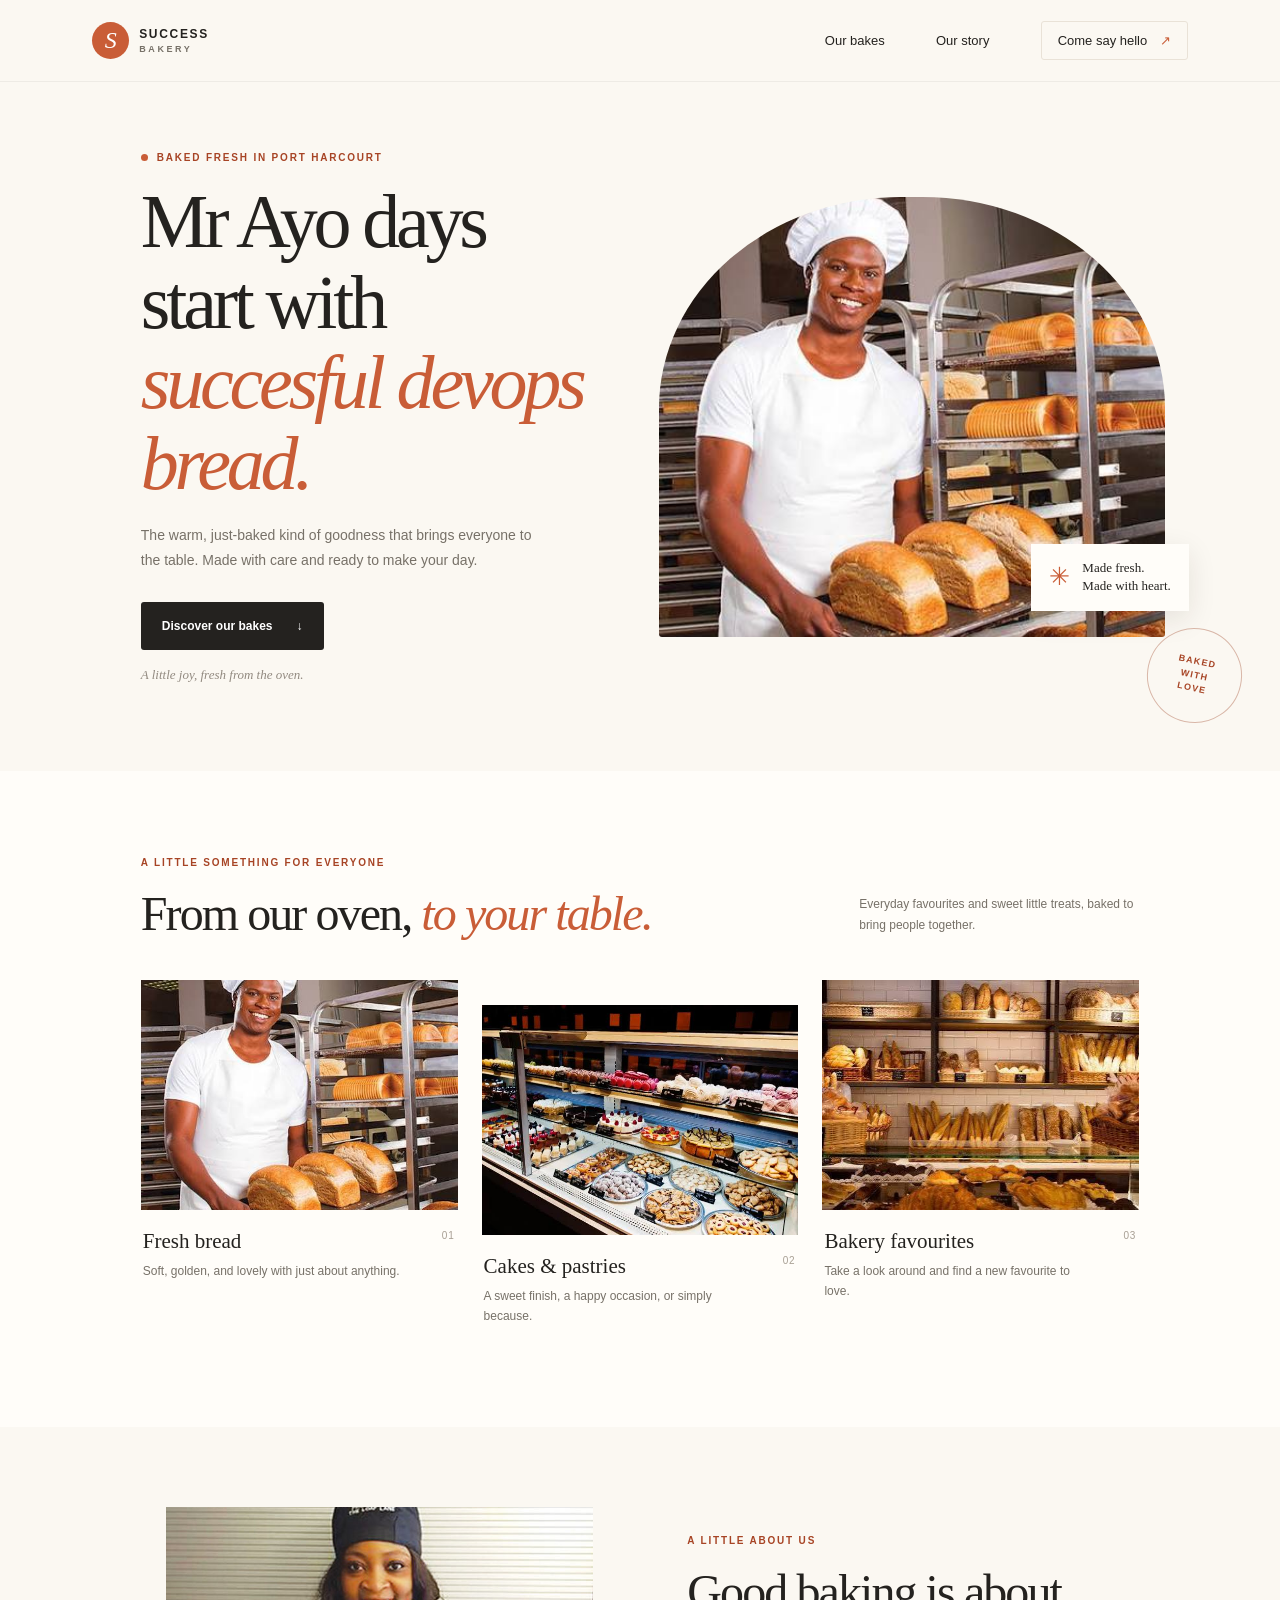
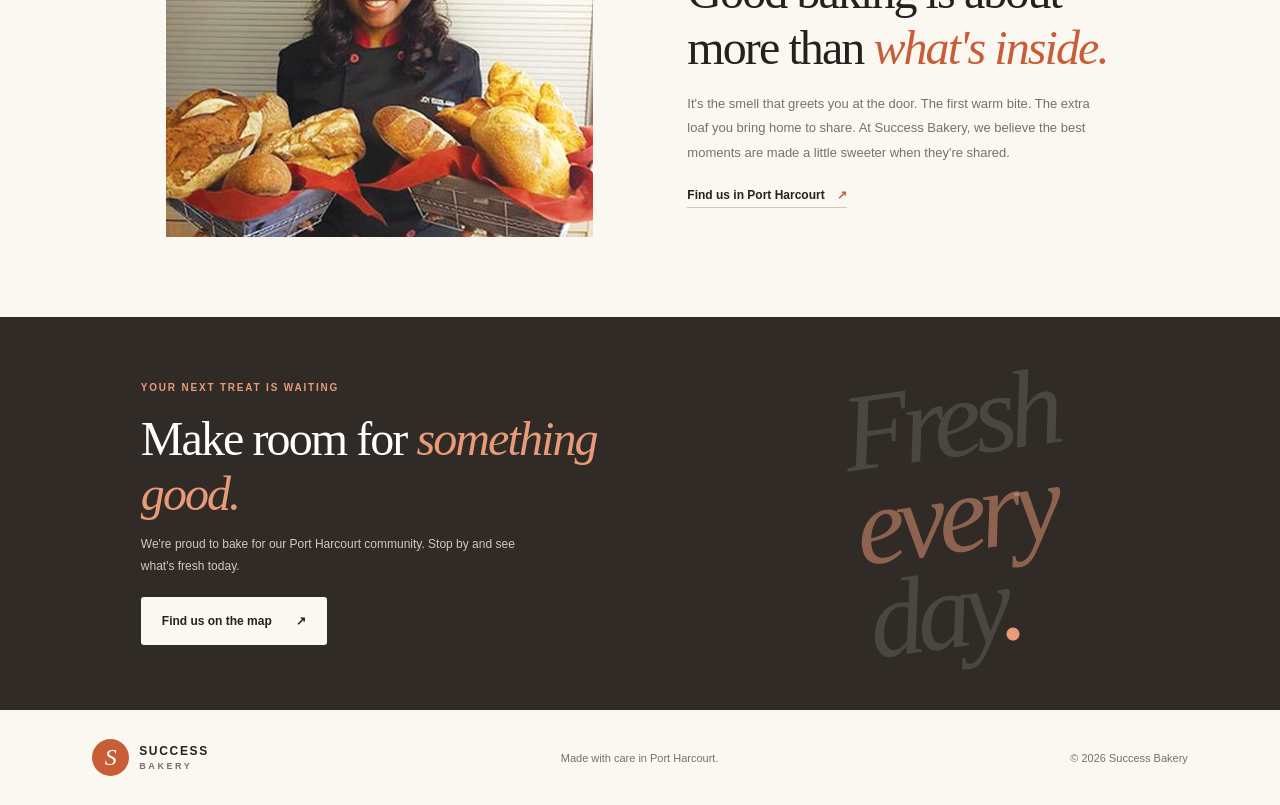
<file: index.html>
<!doctype html>
<html lang="en">
  <head>
    <meta charset="utf-8">
    <meta name="viewport" content="width=device-width, initial-scale=1">
    <meta name="theme-color" content="#fbf8f2">
    <meta name="description" content="Freshly baked bread, cakes and pastries from Success Bakery in Port Harcourt.">
    <title>Success Bakery | Fresh from our oven</title>
    <link rel="stylesheet" href="index.css">
    <script src="index.js" defer></script>
  </head>
  <body>
    <header class="site-header">
      <a class="brand" href="#home" aria-label="Success Bakery home">
        <span class="brand-mark" aria-hidden="true">S</span>
        <span class="brand-name">SUCCESS <span>BAKERY</span></span>
      </a>

      <button class="menu-toggle" type="button" aria-expanded="false" aria-controls="site-nav">
        <span class="menu-toggle-label">Menu</span>
        <span class="menu-toggle-icon" aria-hidden="true"></span>
      </button>

      <nav class="site-nav" id="site-nav" aria-label="Main navigation">
        <a href="#our-bakes">Our bakes</a>
        <a href="#our-story">Our story</a>
        <a class="nav-cta" href="#visit">Come say hello <span aria-hidden="true">↗</span></a>
      </nav>
    </header>

    <main>
      <section class="hero" id="home">
        <div class="hero-copy">
          <p class="eyebrow"><span aria-hidden="true"></span> Baked fresh in Port Harcourt</p>
          <h1>Mr Ayo days start with <span>succesful devops bread.</span></h1>
          <p class="hero-intro">The warm, just-baked kind of goodness that brings everyone to the table. Made with care and ready to make your day.</p>
          <a class="button button-dark" href="#our-bakes">Discover our bakes <span aria-hidden="true">↓</span></a>
          <p class="hero-note">A little joy, fresh from the oven.</p>
        </div>
        <div class="hero-image-wrap">
          <img class="hero-image" src="bakery-image-1.jpg" alt="Baker holding freshly baked loaves in the bakery">
          <div class="image-note"><span class="image-note-icon" aria-hidden="true">✳</span><span>Made fresh.<br>Made with heart.</span></div>
        </div>
        <div class="hero-stamp" aria-hidden="true">BAKED<br>WITH<br>LOVE</div>
      </section>

      <section class="bakes section-wrap" id="our-bakes">
        <div class="section-heading">
          <div>
            <p class="eyebrow">A little something for everyone</p>
            <h2>From our oven, <span>to your table.</span></h2>
          </div>
          <p>Everyday favourites and sweet little treats, baked to bring people together.</p>
        </div>

        <div class="bake-grid">
          <article class="bake-card">
            <div class="bake-image"><img src="bakery-image-1.jpg" alt="Golden loaves of freshly baked bread" loading="lazy"></div>
            <div class="bake-card-copy"><span class="card-number">01</span><h3>Fresh bread</h3><p>Soft, golden, and lovely with just about anything.</p></div>
          </article>
          <article class="bake-card bake-card-raised">
            <div class="bake-image"><img src="bakery-image-4.jpg" alt="Colourful cakes and pastries in a bakery display" loading="lazy"></div>
            <div class="bake-card-copy"><span class="card-number">02</span><h3>Cakes &amp; pastries</h3><p>A sweet finish, a happy occasion, or simply because.</p></div>
          </article>
          <article class="bake-card">
            <div class="bake-image"><img src="bakery-image-3.jpg" alt="A bakery counter filled with fresh baked goods" loading="lazy"></div>
            <div class="bake-card-copy"><span class="card-number">03</span><h3>Bakery favourites</h3><p>Take a look around and find a new favourite to love.</p></div>
          </article>
        </div>
      </section>

      <section class="story" id="our-story">
        <div class="story-image"><img src="bakery-image-2.jpg" alt="Baker proudly sharing a selection of fresh bread" loading="lazy"></div>
        <div class="story-copy">
          <p class="eyebrow">A little about us</p>
          <h2>Good baking is about more than <span>what's inside.</span></h2>
          <p>It's the smell that greets you at the door. The first warm bite. The extra loaf you bring home to share. At Success Bakery, we believe the best moments are made a little sweeter when they're shared.</p>
          <a class="text-link" href="#visit">Find us in Port Harcourt <span aria-hidden="true">↗</span></a>
        </div>
      </section>

      <section class="visit section-wrap" id="visit">
        <div class="visit-copy">
          <p class="eyebrow">Your next treat is waiting</p>
          <h2>Make room for <span>something good.</span></h2>
          <p>We're proud to bake for our Port Harcourt community. Stop by and see what's fresh today.</p>
          <a class="button button-light" href="https://www.google.com/maps/search/?api=1&amp;query=Success+Bakery+Port+Harcourt" target="_blank" rel="noopener noreferrer">Find us on the map <span aria-hidden="true">↗</span></a>
        </div>
        <div class="visit-decoration" aria-hidden="true">Fresh<br><span>every</span><br>day<span class="decoration-dot">.</span></div>
      </section>
    </main>

    <footer class="site-footer">
      <a class="brand footer-brand" href="#home" aria-label="Success Bakery home">
        <span class="brand-mark" aria-hidden="true">S</span>
        <span class="brand-name">SUCCESS <span>BAKERY</span></span>
      </a>
      <p>Made with care in Port Harcourt.</p>
      <p class="copyright">&copy; <span id="current-year">2026</span> Success Bakery</p>
    </footer>
  </body>
</html>
</file>
<file: index.css>
:root {
  color-scheme: light;
  --cream: #fbf8f2;
  --paper: #fffdf9;
  --ink: #24221f;
  --muted: #777168;
  --orange: #c95d37;
  --orange-dark: #a74425;
  --line: #e9e2d7;
  --serif: Georgia, "Times New Roman", serif;
  --sans: Arial, Helvetica, sans-serif;
}

* {
  box-sizing: border-box;
}

html {
  scroll-behavior: smooth;
}

body {
  margin: 0;
  background: var(--cream);
  color: var(--ink);
  font-family: var(--sans);
  -webkit-font-smoothing: antialiased;
}

a {
  color: inherit;
  text-decoration: none;
}

img {
  display: block;
  width: 100%;
}

.site-header,
.site-footer {
  display: flex;
  align-items: center;
  justify-content: space-between;
  padding: 20px 7.2%;
}

.site-header {
  position: relative;
  z-index: 2;
  min-height: 82px;
  border-bottom: 1px solid rgba(36, 34, 31, 0.06);
}

.brand {
  display: inline-flex;
  align-items: center;
  gap: 10px;
}

.brand-mark {
  display: grid;
  width: 37px;
  height: 37px;
  place-items: center;
  border-radius: 50%;
  background: var(--orange);
  color: white;
  font-family: var(--serif);
  font-size: 24px;
  font-style: italic;
}

.brand-name {
  font-size: 12px;
  font-weight: 700;
  letter-spacing: 0.14em;
}

.brand-name span {
  display: block;
  margin-top: 3px;
  color: var(--muted);
  font-size: 9px;
  letter-spacing: 0.29em;
}

.site-nav {
  display: flex;
  align-items: center;
  gap: clamp(24px, 4vw, 56px);
  font-size: 13px;
  font-weight: 500;
}

.site-nav > a:not(.nav-cta):hover,
.text-link:hover {
  color: var(--orange-dark);
}

.nav-cta {
  padding: 11px 16px;
  border: 1px solid var(--line);
  border-radius: 3px;
}

.nav-cta span,
.text-link span {
  margin-left: 9px;
  color: var(--orange);
}

.menu-toggle {
  display: none;
}

.hero {
  position: relative;
  display: grid;
  min-height: 600px;
  grid-template-columns: 0.95fr 1.05fr;
  align-items: center;
  gap: 6%;
  overflow: hidden;
  padding: 70px 9% 88px 11%;
}

.hero-copy {
  position: relative;
  z-index: 1;
  max-width: 500px;
}

.eyebrow {
  margin: 0 0 18px;
  color: var(--orange-dark);
  font-size: 10px;
  font-weight: 700;
  letter-spacing: 0.18em;
  text-transform: uppercase;
}

.hero .eyebrow {
  display: flex;
  align-items: center;
  gap: 9px;
}

.hero .eyebrow span {
  width: 7px;
  height: 7px;
  border-radius: 50%;
  background: var(--orange);
}

h1,
h2,
h3,
p {
  margin-top: 0;
}

h1,
h2 {
  font-family: var(--serif);
  font-weight: 500;
}

h1 {
  max-width: 520px;
  margin-bottom: 20px;
  font-size: clamp(48px, 6vw, 76px);
  letter-spacing: -0.055em;
  line-height: 1.06;
}

h1 span,
h2 span {
  color: var(--orange);
  font-style: italic;
}

.hero-intro {
  max-width: 400px;
  margin-bottom: 28px;
  color: var(--muted);
  font-size: 14px;
  line-height: 1.8;
}

.button {
  display: inline-flex;
  min-height: 48px;
  align-items: center;
  justify-content: center;
  gap: 24px;
  padding: 0 20px;
  border: 1px solid transparent;
  border-radius: 3px;
  font-size: 12px;
  font-weight: 600;
  transition: background-color 160ms ease, transform 160ms ease;
}

.button:hover {
  transform: translateY(-2px);
}

.button-dark {
  background: var(--ink);
  color: white;
}

.button-dark:hover {
  background: #403b34;
}

.hero-note {
  margin: 17px 0 0;
  color: #928a80;
  font-family: var(--serif);
  font-size: 13px;
  font-style: italic;
}

.hero-image-wrap {
  position: relative;
  height: min(440px, 48vw);
  min-height: 330px;
}

.hero-image {
  height: 100%;
  object-fit: cover;
  object-position: center 42%;
  border-radius: 48% 48% 3px 3px;
}

.image-note {
  position: absolute;
  right: -24px;
  bottom: 26px;
  display: flex;
  align-items: center;
  gap: 12px;
  padding: 15px 18px;
  background: var(--paper);
  box-shadow: 0 8px 28px rgba(40, 31, 23, 0.1);
  font-family: var(--serif);
  font-size: 13px;
  line-height: 1.45;
}

.image-note-icon {
  color: var(--orange);
  font-size: 25px;
}

.hero-stamp {
  position: absolute;
  right: 3%;
  bottom: 48px;
  display: grid;
  width: 95px;
  height: 95px;
  place-content: center;
  border: 1px solid #d9b7a8;
  border-radius: 50%;
  color: var(--orange-dark);
  font-size: 9px;
  font-weight: 700;
  letter-spacing: 0.14em;
  line-height: 1.5;
  text-align: center;
  transform: rotate(12deg);
}

.section-wrap {
  padding-right: 11%;
  padding-left: 11%;
}

.bakes {
  padding-top: 86px;
  padding-bottom: 100px;
  background: var(--paper);
}

.section-heading {
  display: flex;
  align-items: end;
  justify-content: space-between;
  gap: 30px;
  margin-bottom: 39px;
}

.section-heading h2,
.story h2,
.visit h2 {
  margin-bottom: 0;
  font-size: clamp(34px, 4vw, 48px);
  letter-spacing: -0.04em;
  line-height: 1.15;
}

.section-heading > p {
  max-width: 280px;
  margin-bottom: 4px;
  color: var(--muted);
  font-size: 12px;
  line-height: 1.8;
}

.bake-grid {
  display: grid;
  grid-template-columns: repeat(3, minmax(0, 1fr));
  gap: 24px;
}

.bake-card-raised {
  margin-top: 25px;
}

.bake-image {
  height: 230px;
  overflow: hidden;
  background: #eee5d9;
}

.bake-image img {
  height: 100%;
  object-fit: cover;
  transition: transform 280ms ease;
}

.bake-card:hover .bake-image img {
  transform: scale(1.04);
}

.bake-card:first-child .bake-image img {
  object-position: center 63%;
}

.bake-card-copy {
  position: relative;
  padding: 19px 2px 0;
}

.card-number {
  position: absolute;
  top: 20px;
  right: 3px;
  color: #a89f94;
  font-size: 10px;
  letter-spacing: 0.08em;
}

.bake-card h3 {
  margin-bottom: 7px;
  font-family: var(--serif);
  font-size: 21px;
  font-weight: 500;
}

.bake-card p {
  max-width: 270px;
  margin-bottom: 0;
  color: var(--muted);
  font-size: 12px;
  line-height: 1.7;
}

.story {
  display: grid;
  min-height: 490px;
  grid-template-columns: 1fr 1fr;
  align-items: center;
  gap: 10%;
  padding: 80px 13%;
}

.story-image {
  height: 330px;
  overflow: hidden;
  background: #eadfd1;
}

.story-image img {
  height: 100%;
  object-fit: cover;
  object-position: center 37%;
}

.story-copy {
  max-width: 440px;
}

.story h2 {
  margin-bottom: 17px;
}

.story-copy > p:not(.eyebrow) {
  margin-bottom: 19px;
  color: var(--muted);
  font-size: 13px;
  line-height: 1.9;
}

.text-link {
  display: inline-block;
  padding-bottom: 5px;
  border-bottom: 1px solid #d5c9bb;
  font-size: 12px;
  font-weight: 600;
}

.visit {
  position: relative;
  display: flex;
  min-height: 310px;
  align-items: center;
  justify-content: space-between;
  overflow: hidden;
  padding-top: 55px;
  padding-bottom: 55px;
  background: #302b26;
  color: white;
}

.visit-copy {
  position: relative;
  z-index: 1;
  max-width: 480px;
}

.visit .eyebrow {
  color: #e99a78;
}

.visit h2 {
  margin-bottom: 13px;
}

.visit h2 span {
  color: #e99a78;
}

.visit-copy > p:not(.eyebrow) {
  max-width: 390px;
  margin-bottom: 20px;
  color: #d0c9c0;
  font-size: 12px;
  line-height: 1.8;
}

.button-light {
  background: var(--cream);
  color: var(--ink);
}

.button-light:hover {
  background: #f0e5d8;
}

.visit-decoration {
  margin-right: 7%;
  color: rgba(255, 255, 255, 0.13);
  font-family: var(--serif);
  font-size: clamp(55px, 9vw, 110px);
  font-style: italic;
  letter-spacing: -0.07em;
  line-height: 0.86;
  transform: rotate(-8deg);
}

.visit-decoration span {
  color: rgba(233, 154, 120, 0.5);
}

.visit-decoration .decoration-dot {
  color: #e99a78;
}

.site-footer {
  min-height: 95px;
  gap: 20px;
  padding-top: 19px;
  padding-bottom: 19px;
}

.error-page {
  display: flex;
  min-height: 100vh;
  flex-direction: column;
  align-items: flex-start;
  justify-content: center;
  padding: 60px max(8%, calc((100vw - 960px) / 2));
}

.error-page .brand {
  margin-bottom: 100px;
}

.error-page h1 {
  max-width: 650px;
  margin-bottom: 16px;
}

.error-message {
  max-width: 430px;
  margin-bottom: 25px;
  color: var(--muted);
  font-size: 14px;
  line-height: 1.8;
}

.site-footer > p {
  margin: 0;
  color: var(--muted);
  font-size: 11px;
}

.copyright {
  text-align: right;
}

:focus-visible {
  outline: 3px solid #df8a66;
  outline-offset: 4px;
}

@media (max-width: 760px) {
  .site-header {
    min-height: 72px;
    padding: 14px 6%;
  }

  .menu-toggle {
    display: inline-flex;
    align-items: center;
    gap: 10px;
    padding: 9px 0 9px 12px;
    border: 0;
    background: transparent;
    color: var(--ink);
    font: 600 12px var(--sans);
    cursor: pointer;
  }

  .menu-toggle-icon,
  .menu-toggle-icon::before,
  .menu-toggle-icon::after {
    display: block;
    width: 18px;
    height: 1px;
    background: currentColor;
  }

  .menu-toggle-icon {
    position: relative;
  }

  .menu-toggle-icon::before,
  .menu-toggle-icon::after {
    position: absolute;
    left: 0;
    content: "";
  }

  .menu-toggle-icon::before {
    top: -6px;
  }

  .menu-toggle-icon::after {
    top: 6px;
  }

  .site-nav {
    position: absolute;
    top: 100%;
    right: 0;
    left: 0;
    display: none;
    align-items: stretch;
    gap: 0;
    padding: 8px 6% 18px;
    border-bottom: 1px solid var(--line);
    background: var(--cream);
  }

  .site-nav.is-open {
    display: flex;
    flex-direction: column;
  }

  .site-nav > a {
    padding: 13px 0;
  }

  .site-nav .nav-cta {
    align-self: flex-start;
    margin-top: 6px;
    padding: 11px 14px;
  }

  .hero {
    min-height: auto;
    grid-template-columns: 1fr;
    gap: 38px;
    padding: 57px 7% 76px;
  }

  .hero-copy {
    max-width: 600px;
  }

  h1 {
    max-width: 480px;
    font-size: clamp(48px, 12vw, 68px);
  }

  .hero-image-wrap {
    width: 86%;
    height: min(390px, 82vw);
    min-height: 280px;
    margin-left: auto;
  }

  .hero-stamp {
    right: auto;
    bottom: 30px;
    left: 5%;
    width: 78px;
    height: 78px;
    font-size: 8px;
  }

  .section-wrap {
    padding-right: 7%;
    padding-left: 7%;
  }

  .bakes {
    padding-top: 64px;
    padding-bottom: 70px;
  }

  .section-heading {
    display: block;
    margin-bottom: 30px;
  }

  .section-heading > p {
    margin-top: 13px;
  }

  .bake-grid {
    grid-template-columns: repeat(2, minmax(0, 1fr));
    gap: 28px 18px;
  }

  .bake-card-raised {
    margin-top: 0;
  }

  .bake-card:last-child {
    grid-column: 1 / -1;
  }

  .bake-card:last-child .bake-image {
    height: 250px;
  }

  .story {
    grid-template-columns: 1fr;
    gap: 29px;
    padding: 65px 8%;
  }

  .story-image {
    height: min(340px, 75vw);
  }

  .visit {
    min-height: 335px;
  }

  .visit-decoration {
    position: absolute;
    right: -5%;
    bottom: 15px;
    margin: 0;
    font-size: 75px;
  }

  .site-footer {
    flex-wrap: wrap;
    padding-right: 6%;
    padding-left: 6%;
  }
}

@media (max-width: 480px) {
  .error-page {
    padding: 40px 7%;
  }

  .error-page .brand {
    margin-bottom: 75px;
  }

  .hero {
    padding-top: 45px;
  }

  .hero-image-wrap {
    width: 90%;
    min-height: 260px;
  }

  .image-note {
    right: -12px;
    bottom: 15px;
    padding: 11px 13px;
    font-size: 11px;
  }

  .section-heading h2,
  .story h2,
  .visit h2 {
    font-size: 36px;
  }

  .bake-grid {
    grid-template-columns: 1fr;
    gap: 26px;
  }

  .bake-card:last-child {
    grid-column: auto;
  }

  .bake-image,
  .bake-card:last-child .bake-image {
    height: 230px;
  }

  .story {
    padding-right: 7%;
    padding-left: 7%;
  }

  .visit {
    padding-top: 52px;
    padding-bottom: 52px;
  }

  .visit-decoration {
    right: -9%;
    bottom: 23px;
    font-size: 59px;
  }

  .site-footer {
    justify-content: flex-start;
  }

  .site-footer > p {
    width: 100%;
  }

  .copyright {
    text-align: left;
  }
}

@media (prefers-reduced-motion: reduce) {
  *,
  *::before,
  *::after {
    scroll-behavior: auto !important;
    transition-duration: 0.01ms !important;
    animation-duration: 0.01ms !important;
  }
}
</file>
